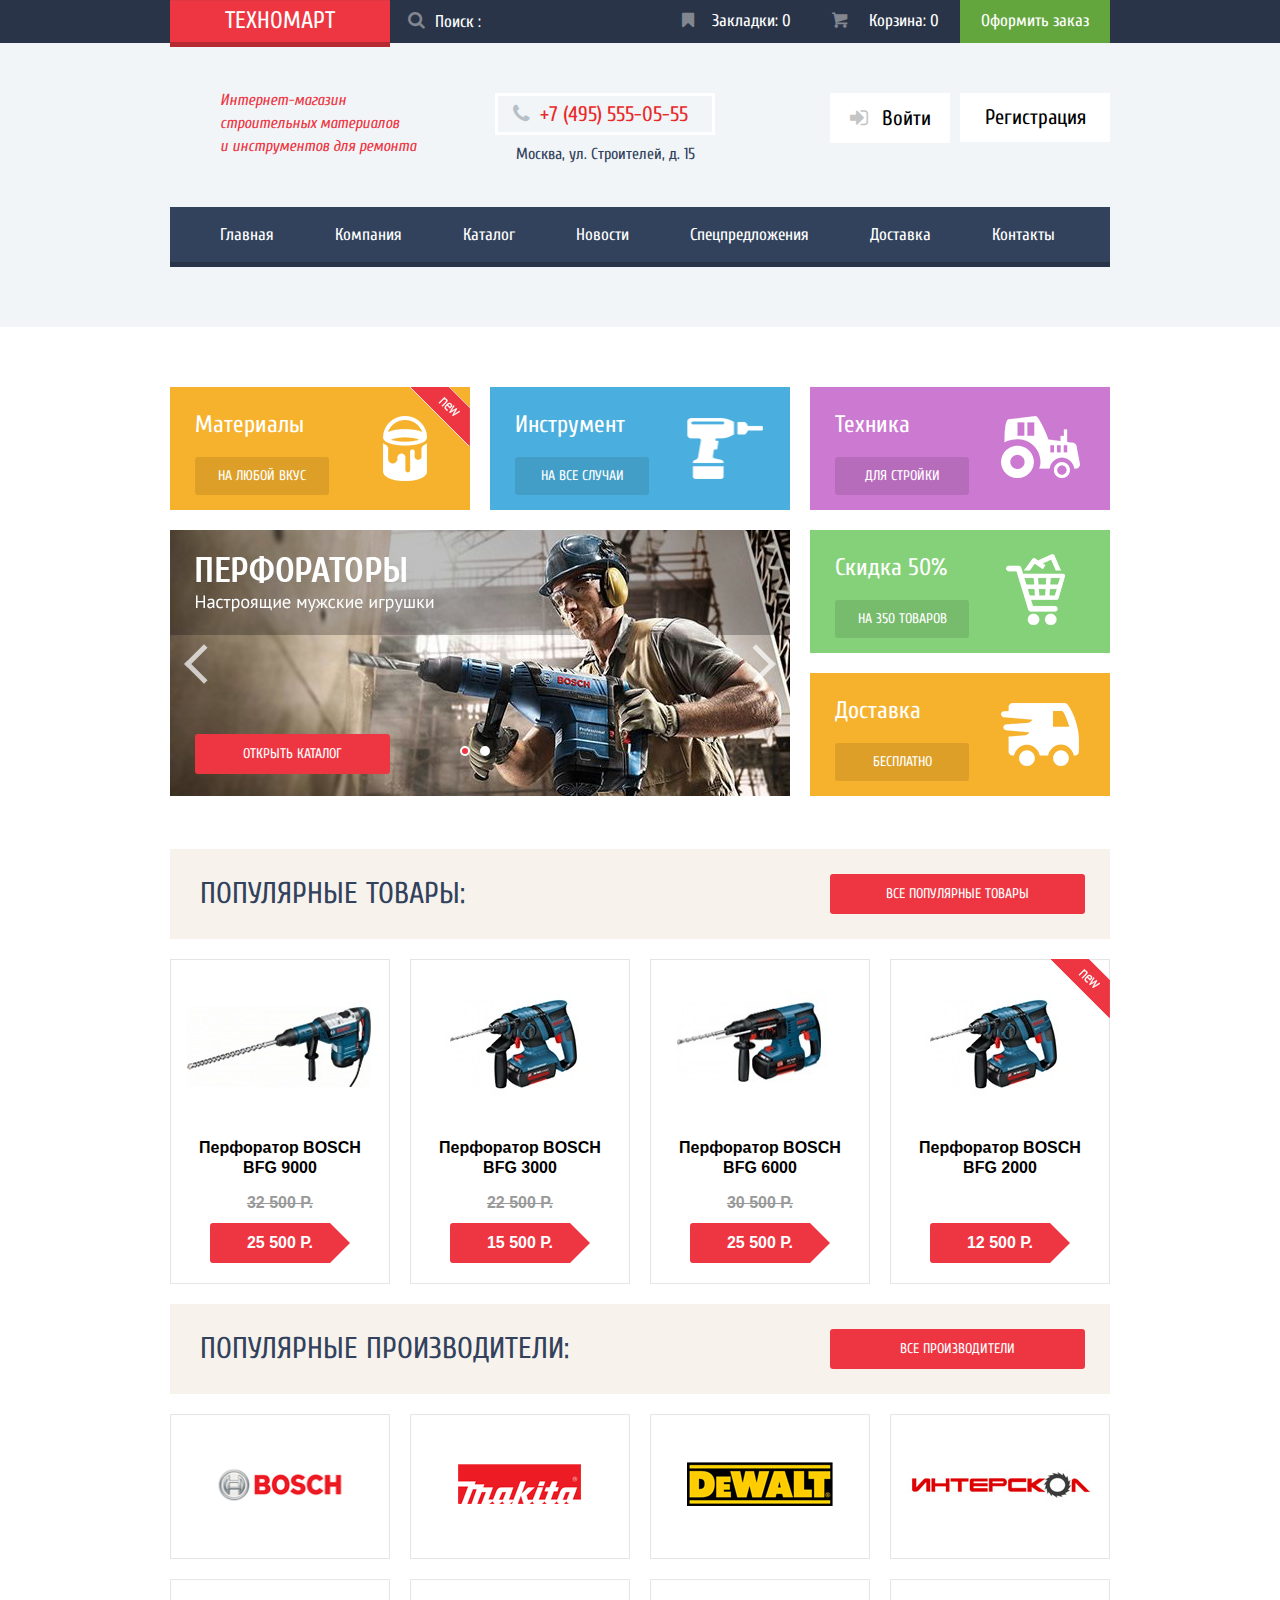
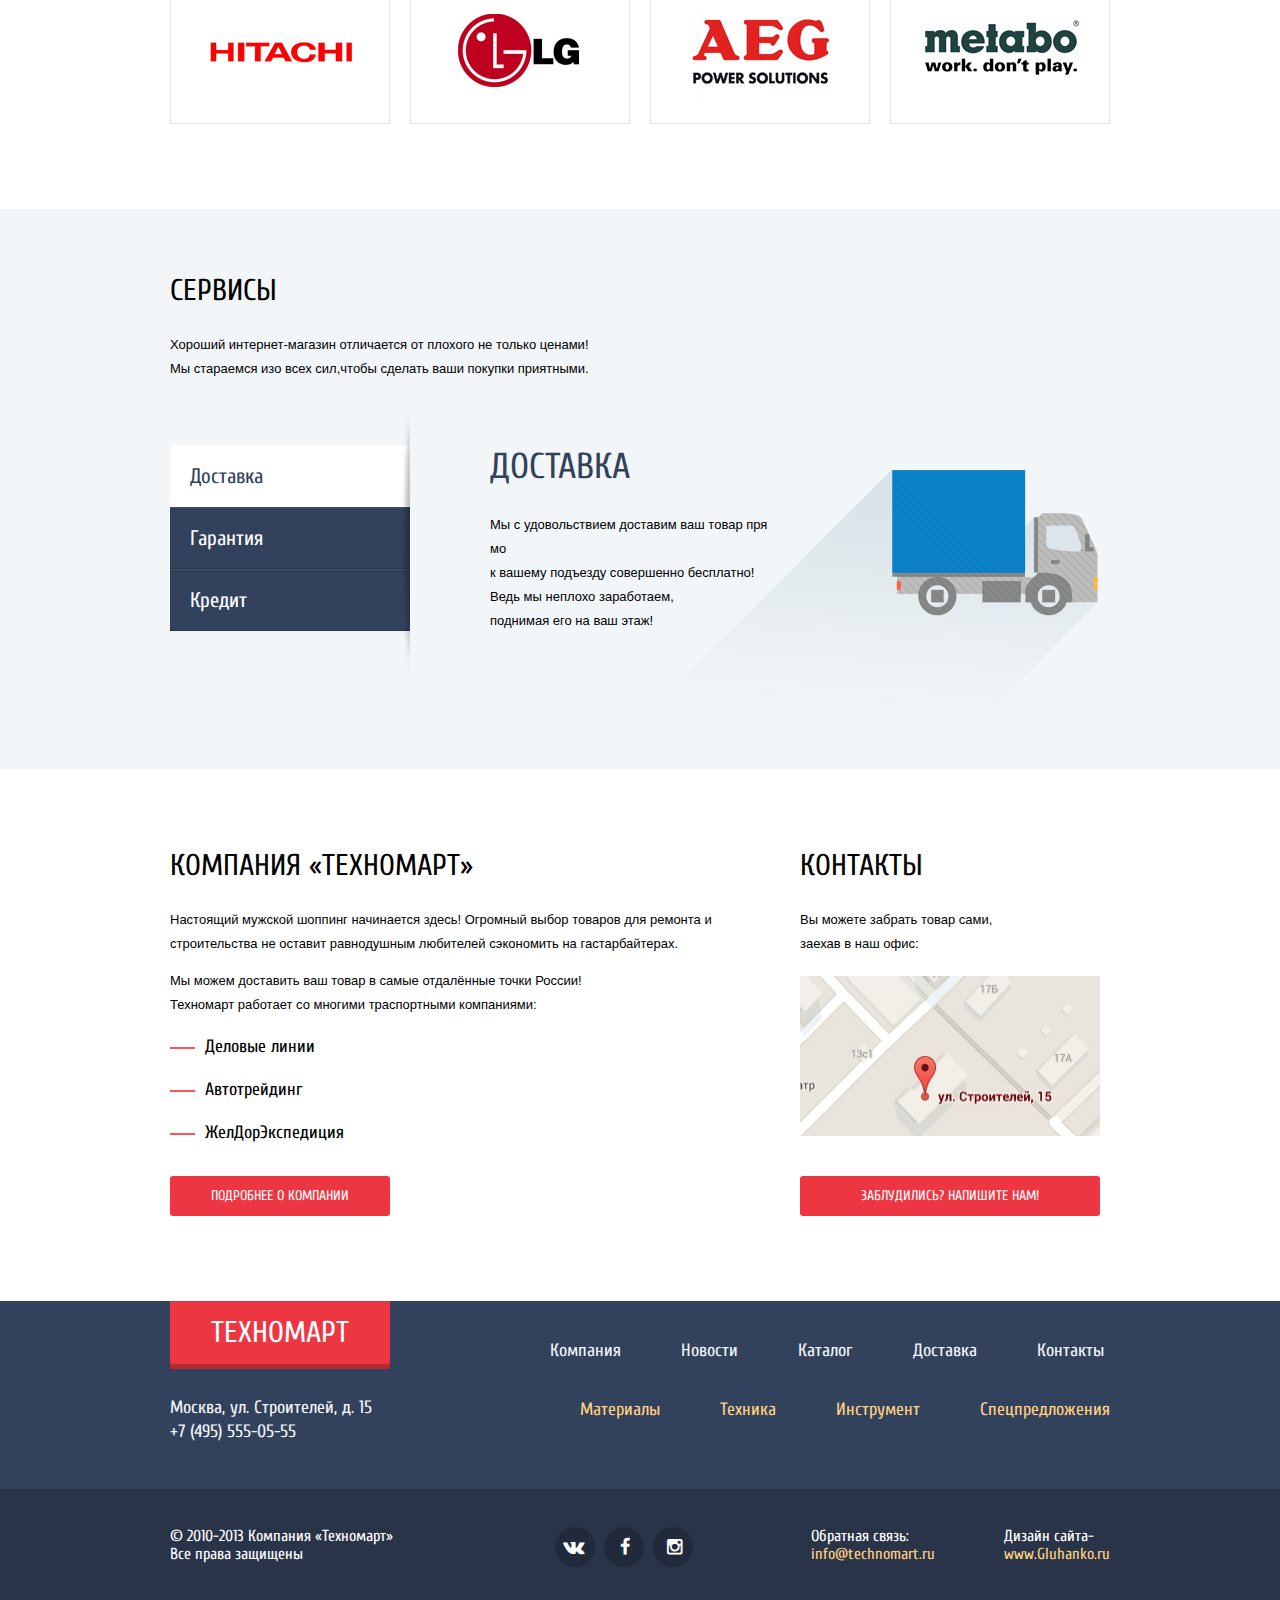
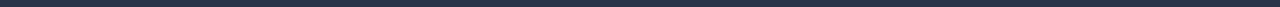
<file: index.html>
﻿<!DOCTYPE html>
<html>
	<head>
		<meta charset="utf-8">
		<title>Техномарт</title>
		<link href='http://fonts.googleapis.com/css?family=Cuprum:400,400italic,700,700italic&amp;subset=latin,cyrillic' rel='stylesheet' type='text/css'>
		<link href='http://fonts.googleapis.com/css?family=PT+Sans+Narrow:400,700&amp;subset=cyrillic,latin' rel='stylesheet' type='text/css'>
		<link rel="stylesheet" href="css/normalize.css">
		<link rel="stylesheet" href="css/style.min.css">
	</head>
	<body>
		<header>
			<nav class="top-main">
				<div class="container clearfix">
					<div class="logo">
						<a href="#">Техномарт</a>
					</div>
					<div class="search-line">
						<input class="search" type="search" name="search" placeholder="Поиск :">
						<i class="icon-search lens-search"></i>
					</div>
					<div class="marker">
						<a href="#"><i class="icon-bookmark"></i>Закладки: 0</a>
					</div>
					<div class="cart">
						<a href="#"><i class="icon-basket"></i>Корзина: 0</a>
					</div>
					<div class="order">
						<a href="#">Оформить заказ</a>
					</div>
				</div>
			</nav>
           
			<nav class="top-navigation">
				<div class="container clearfix">
					<div class="specification">
						<p>Интернет-магазин строительных&nbsp;материалов и&nbsp;инструментов&nbsp;для&nbsp;ремонта</p>
					</div>	
					<div class="location">
						<p><i class="icon-phone"></i>+7 (495) 555-05-55</p>
						<p>Москва, ул. Строителей, д. 15</p>
					</div>
					<div class="initialization">
						<a href="#" class="login-btn" ><i class="icon-login"></i>Войти</a>
						<a href="#" class="registration-btn">Регистрация</a>
					</div>
				</div> 
			</nav>
	            
			<nav class="menu-navigation container clearfix">
				<ul>
					<li>
						<a href="#">Главная</a>
					</li>
					<li>
						<a href="#">Компания</a>
					</li>
					<li>
						<a href="#">Каталог</a>
					</li>
					<li>
						<a href="#">Новости</a>
					</li>
					<li>
						<a href="#">Спецпредложения</a>
					</li>
					<li>
						<a href="#">Доставка</a>
					</li>
					<li>
						<a href="#">Контакты</a>
					</li>
				</ul>
			</nav>   
		</header> 
	   
		<div class="main-menu content">
			<div class="container clearfix">
				<div class="category materials">
					<div class="flag flag-new">новинка</div>
					<span>Материалы</span>
					<div class="category-image"><img src="img/pic-materials.png" width="140" height="123" alt="Материалы"></div>
					<a href="#">На любой вкус</a>
				</div>
				<div class="category tools">
					<span>Инструмент</span>
					<div class="category-image"><img src="img/pic-tools.png" width="140" height="123" alt="Инструменты"></div>
					<a href="#">На все случаи</a>
				</div>
				<div class="category equipment">
					<span>Техника</span>
					<div class="category-image"><img src="img/pic-equipment.png" width="140" height="123" alt="Техника"></div>
					<a href="#">Для стройки</a>
				</div>
	               
	                
				<div class="slider">
					<input type="radio" id="btn-1" name="togle" checked>
					<input type="radio" id="btn-2" name="togle">
					<div class="slider-controls">
						<label for="btn-1"></label>
						<label for="btn-2"></label>
					</div> 
					<div class="slider-active">
						<label for="btn-1"></label>
						<label for="btn-2"></label>
					</div>
					<div class="slider-inner">
						<div class="slider-slides">
							<img src="img/slide-1.jpg" width="620" height="266" alt="Дрели">
							<img src="img/slide-2.jpg" width="620" height="266" alt="Перфораторы">
						</div>                        
					</div>
					<a href="#" class="btn-decor open-catalog">Открыть каталог</a>
                
				</div>
	                
				<div class="category sale">
					<span>Скидка 50%</span>
					<div class="category-image"><img src="img/pic-sale.png" width="140" height="123" alt="Скидка"></div>
					<a href="#">На 350 товаров</a>
				</div>
				<div class="category delivery-method">
					<span>Доставка</span>
					<div class="category-image"><img src="img/pic-delivery-method.png" width="140" height="123" alt="Доставка"></div>
					<a href="#">Бесплатно</a>
				</div>
	            
				<div class="popular all-goods">
					<p>Популярные товары:</p>
					<a href="#" class="btn-decor pop-goods">Все популярные товары</a>
				</div>
	            
				<div class="catalog-items">
					<div class="catalog-item">
						<div class="actions">
							<a href="#" class="buy">Купить</a>
							<a href="#" class="bookmarker">В закладки</a>
						</div>
						<div class="image"><img src="img/catalog-item1.jpg" width="218" height="168" alt="Перфоратор BOSCH BFG 9000"></div>
						<div class="title">Перфоратор BOSCH BFG 9000</div>
						<div class="old-price">32 500 Р.</div>
						<div class="price">25 500 Р.</div>
					</div>
					<div class="catalog-item">
						<div class="actions">
							<a href="#" class="buy">Купить</a>
							<a href="#" class="bookmarker">В закладки</a>
						</div>
						<div class="image"><img src="img/catalog-item2.jpg" width="218" height="168" alt="Перфоратор BOSCH BFG 3000"></div>
						<div class="title">Перфоратор BOSCH BFG 3000</div>
						<div class="old-price">22 500 Р.</div>
						<div class="price">15 500 Р.</div>
					</div>
					<div class="catalog-item">
						<div class="actions">
							<a href="#" class="buy">Купить</a>
							<a href="#" class="bookmarker">В закладки</a>
						</div>
						<div class="image"><img src="img/catalog-item3.jpg" width="218" height="168" alt="Перфоратор BOSCH BFG 6000"></div>
						<div class="title">Перфоратор BOSCH BFG 6000</div>
						<div class="old-price">30 500 Р.</div>
						<div class="price">25 500 Р.</div>
					</div>
					<div class="catalog-item">
						<div class="flag flag-new">новинка</div>
						<div class="actions">
							<a href="#" class="buy">Купить</a>
							<a href="#" class="bookmarker">В закладки</a>
						</div>
						<div class="image"><img src="img/catalog-item2.jpg" width="218" height="168" alt="Перфоратор BOSCH BFG 2000"></div>
						<div class="title">Перфоратор BOSCH BFG 2000</div>
						<div class="old-price"></div>
						<div class="price">12 500 Р.</div>
					</div>
				</div>
				
				<div class="popular">
					<p>Популярные производители:</p>
					<a href="#" class="btn-decor all-companies">Все производители</a>
				</div>
	            
				<div class="catalog-companies">
					<a href="#"><img src="img/brands/brands-1.png" width="220" height="145" alt="BOSH"></a>
					<a href="#"><img src="img/brands/brands-2.png" width="220" height="145" alt="Makita"></a>
					<a href="#"><img src="img/brands/brands-3.png" width="220" height="145" alt="DeWalt"></a>
					<a href="#"><img src="img/brands/brands-4.png" width="220" height="145" alt="Интерскол"></a>
					<a href="#"><img src="img/brands/brands-5.png" width="220" height="145" alt="Hitachi"></a>
					<a href="#"><img src="img/brands/brands-6.png" width="220" height="145" alt="LG"></a>
					<a href="#"><img src="img/brands/brands-7.png" width="220" height="145" alt="AEG"></a>
					<a href="#"><img src="img/brands/brands-8.png" width="220" height="145" alt="Metado"></a>
				</div>
			</div>
		</div>
	    
		
		<div class="services">
			<div class="container clearfix">
				<p>Сервисы</p>
				<span>Хороший&nbsp;интернет-магазин&nbsp;отличается&nbsp;от&nbsp;плохого&nbsp;не&nbsp;только&nbsp;ценами!<br> Мы&nbsp;стараемся&nbsp;изо&nbsp;всех сил,чтобы сделать ваши покупки приятными.</span>
				<div class="services-items">
					<div class="service-slider">
						<input checked type=radio name=service id=service-item1 />
						<input type=radio name=service id=service-item2 />
						<input type=radio name=service id=service-item3 />
						<div class="controls-service">
							<label for=service-item1>Доставка</label>
							<label for=service-item2>Гарантия</label>
							<label for=service-item3>Кредит</label>
						</div> 
						<div class="service-inner">
							<div class="service-slides">
								<article>
									<div class="info info-delivery"><h3>Доставка</h3><span>Мы&nbsp;с&nbsp;удовольствием&nbsp;доставим&nbsp;ваш&nbsp;товар&nbsp;прямо к&nbsp;вашему&nbsp;подъезду&nbsp;совершенно&nbsp;бесплатно! Ведь&nbsp;мы&nbsp;неплохо&nbsp;заработаем, поднимая&nbsp;его&nbsp;на&nbsp;ваш&nbsp;этаж!</span></div>
									<img src="img/pic-delivery.png" width="700" height="350" alt="Доставка">
								</article>
								<article>
									<div class="info info-quarantee"><h3>Гарантия</h3><span>Если&nbsp;купленный&nbsp;у&nbsp;нас&nbsp;товар&nbsp;поломается&nbsp;или&nbsp;заискрит, а&nbsp;также&nbsp;в&nbsp;случае&nbsp;пожара,&nbsp;спровоцированного&nbsp;его&nbsp;возгоранием, вы&nbsp;всегда&nbsp;сможете&nbsp;быт&nbsp;уверены&nbsp;в&nbsp;нашей&nbsp;гарантии.&nbsp;Мы&nbsp;обменяем сгоревший&nbsp;товар&nbsp;на&nbsp;новый. <br/>Дом&nbsp;уж&nbsp;восстановите&nbsp;как-нибудь&nbsp;сами.</span></div>
									<img src="img/pic-quarantee.png" width="700" height="350" alt="Гарантия">
								</article>
								<article>
									<div class="info info-credit"><h3>Кредит</h3><span>Залезть в долговую яму стало проще!<br> Кредитные консультанты придут вам на помощь.</span>
										<a href="#" class="btn-decor application">Отправить заявку</a></div>
									<img src="img/pic-credit.png" width="700" height="350" alt="Кредит">
								</article>
							</div> 
						</div> 
					</div>
				</div> 
			</div>
		</div>
		
		<div class="information">
			<div class="container clearfix">
				<div class="company-info">
					<p>Компания &laquo;Техномарт&raquo;</p>
					<p>Настоящий&nbsp;мужской&nbsp;шоппинг&nbsp;начинается&nbsp;здесь!&nbsp;Огромный&nbsp;выбор&nbsp;товаров&nbsp;для ремонта и строительства не оставит равнодушным любителей сэкономить на гастарбайтерах.</p>
					<p>Мы можем доставить ваш товар в самые отдалённые точки России!<br>Техномарт работает со многими траспортными компаниями:</p>
					<ul>
						<li>Деловые линии</li>
						<li>Автотрейдинг</li>
						<li>ЖелДорЭкспедиция</li>
					</ul>
					<a href="#" class="btn-decor company-details">Подробнее о компании</a>
				</div>
				<div class="company-contacts">
					<p>Контакты</p>
					<p>Вы можете забрать товар сами,<br>заехав в наш офис:</p>
					<a href="#" class="map-mini open-map"><img src="img/maps-mini.png" width="300" height="160" alt="Наш офис"></a>
					<a href="feedback.html" class="btn-decor write-us">Заблудились? Напишите нам!</a>
				</div>
			</div>
		</div>
		
		<div class="menu-footer">
			<div class="container clearfix">
				<nav class="menu-top">
					<div class="logo-footer">
					<a href="#">Техномарт</a>
					</div>
					<div class="navigation">
						<ul>
							<li>
								<a href="#">Компания</a>
							</li>
							<li>
								<a href="#">Новости</a>
							</li>
							<li>
								<a href="#">Каталог</a>
							</li>
							<li>
								<a href="#">Доставка</a>
							</li>
							<li>
								<a href="#">Контакты</a>
							</li>
						</ul>
					</div>
				</nav>
				
				<nav class="menu-bottom">
					<div class="location-bottom">
					Москва, ул. Строителей, д. 15<br>+7 (495) 555-05-55
					</div>
					<div class="services-navigation">
						<ul>
							<li>
								<a href="#">Материалы</a>
							</li>
							<li>
								<a href="#">Техника</a>
							</li>
							<li>
								<a href="#">Инструмент</a>
							</li>
							<li>
								<a href="#">Спецпредложения</a>
							</li>
						</ul>
					</div>
				</nav>
			</div>
		</div>
		
		<footer>
			<div class="container clearfix">
				<div class="copyright">
					&copy; 2010-2013 Компания &laquo;Техномарт&raquo;<br>
					Все права защищены
				</div>
				<div class="social">
					<a href="#" class="social-btn social-btn-vk"><i class="icon-vk"></i></a>
					<a href="#" class="social-btn social-btn-f"><i class="icon-facebook"></i></a>
					<a href="#" class="social-btn social-btn-inst"><i class="icon-instagramm"></i></a>
				</div>
				<div class="reverse">
					Обратная связь:
					<a href="#">info@technomart.ru</a>
				</div>
				<div class="design">
					Дизайн сайта-<br>
					<a href="#">www.Gluhanko.ru</a>
				</div>
			</div>
		</footer> 
		
		
		<div class="modal-content">
			<div class="modal-content-close">закрыть</div>
				<form action="/echo" method="post">
					<label>Ваше имя:
					<input type="text" name="login" id="name-field" placeholder="Представьтесь,пожалуйста"></label>
					<label>Ваш e-mail:
					<input type="text" name="mail" placeholder="Для отправки ответа"></label>
					<label>Текст письма
					<textarea name="comment" id="comment-field" rows="6" placeholder="В свободной форме"></textarea></label>
					<div class="actions-button">
						<button type="submit" class="btn-decor btn-send">Отправить</button>
						<a href="#" class="btn-decor btn-cancel">Отмена</a>
					</div>
				</form>
		</div> 
		
		<div class="modal-content-map">
			<div class="modal-map-close">закрыть</div>
			<div id="yandex-map" class="ya-map"><div class="yandex-map-close">закрыть</div></div>
		</div>
		<script src="js/feedback.min.js"></script>
		<script src="js/big-map.min.js"></script>
		<script type="text/javascript" charset="utf-8" src="https://api-maps.yandex.ru/services/constructor/1.0/js/?sid=h6fR_6X6fajyi4fKTRAMO6nLEeMKlb9P&amp;width=940&amp;height=450&amp;id=yandex-map"></script>
	</body>
</html>
</file>
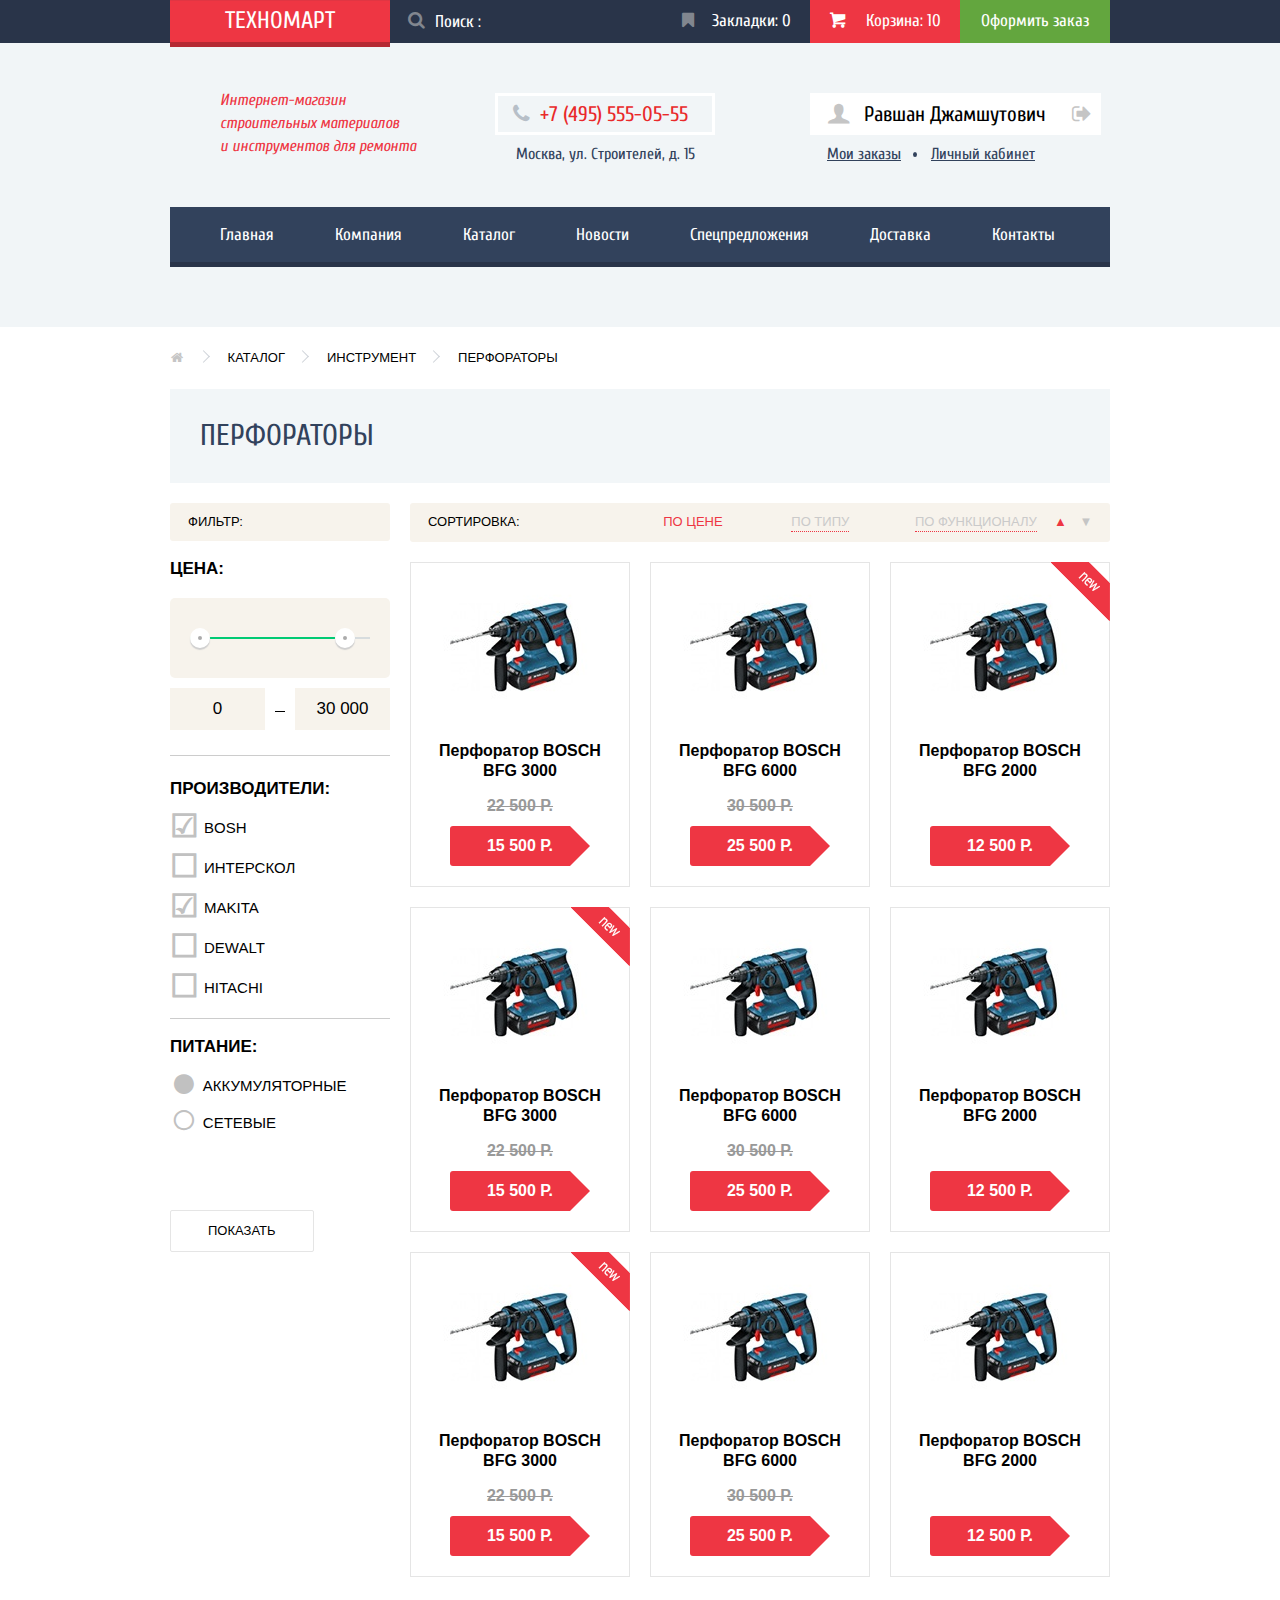
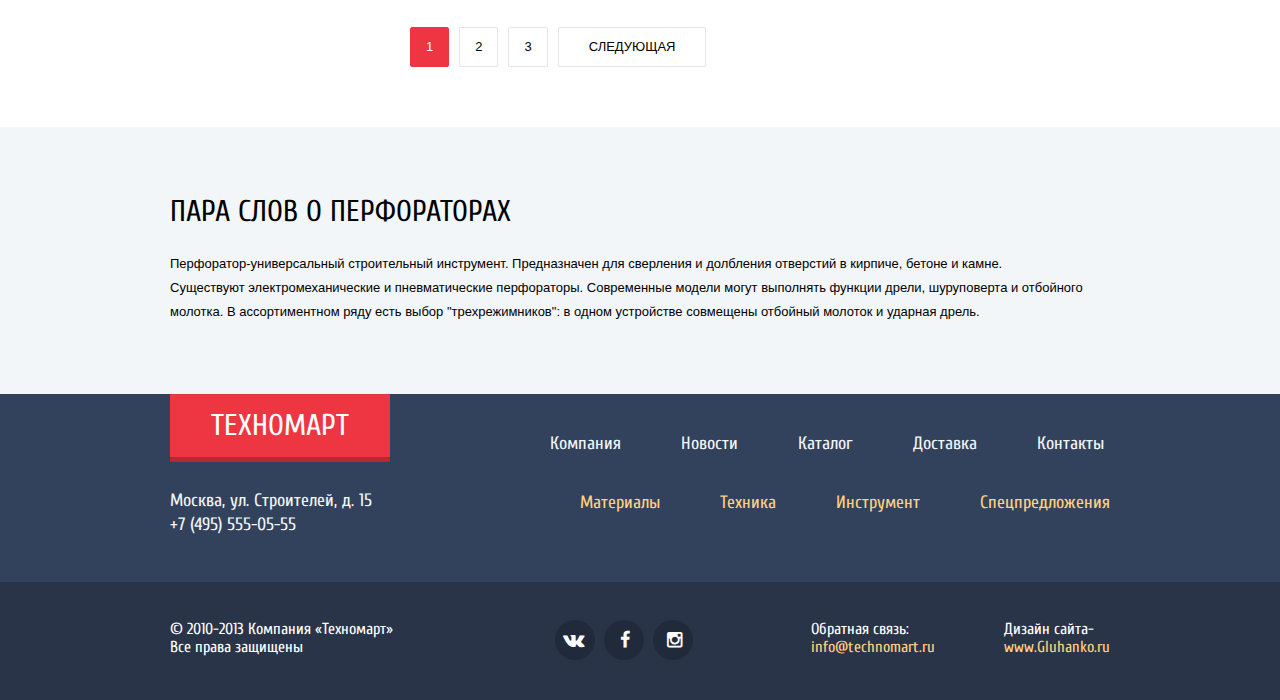
<file: catalog.html>
﻿<!DOCTYPE html>
<html>
	<head>
		<meta charset="utf-8">
		<title>Техномарт</title>
		<link href='http://fonts.googleapis.com/css?family=Cuprum:400,400italic,700,700italic&amp;subset=latin,cyrillic' rel='stylesheet' type='text/css'>
		<link href='http://fonts.googleapis.com/css?family=PT+Sans+Narrow:400,700&amp;subset=cyrillic,latin' rel='stylesheet' type='text/css'>
		<link rel="stylesheet" href="css/normalize.css">
		<link rel="stylesheet" href="css/style.min.css">
	</head>
	<body>
		<header class="clearfix">
			<nav class="top-main">
				<div class="container clearfix">
					<div class="logo">
						<a href="#">Техномарт</a>
					</div>
					<div class="search-line">
						<input class="search" type="search" name="search" placeholder="Поиск :">
						<i class="icon-search lens-search"></i>
					</div>
					<div class="marker">
						<a href="#"><i class="icon-bookmark"></i>Закладки: 0</a>
					</div>
					<div class="cart cart-active">
						<a href="#"><i class="icon-basket"></i>Корзина: 10</a>
					</div>
					<div class="order">
						<a href="#">Оформить заказ</a>
					</div>
				</div>
			</nav>
           
		   
			<nav class="top-navigation clearfix">
				<div class="container clearfix">
					<div class="specification">
						<p>Интернет-магазин строительных&nbsp;материалов и&nbsp;инструментов&nbsp;для&nbsp;ремонта</p>
					</div>	
					<div class="location">
						<p><i class="icon-phone"></i>+7 (495) 555-05-55</p>
						<p>Москва, ул. Строителей, д. 15</p>
					</div>
					<div class="initialization">
						<div class="login-name"><a href="#"><i class="icon-user"></i>Равшан Джамшутович</a></div>
						<div class="exit-login"><a href=""><i class="icon-logout"></i></a></div>
						<div class="submenu">
							<a href="#" class="my-orders">Мои заказы</a>
							<a href="#" class="personal-room">Личный кабинет</a>
						</div>
					</div>
				</div> 
			</nav>
			
			<nav class="menu-navigation container clearfix">
				<ul>
					<li>
						<a href="#">Главная</a>
					</li>
					<li>
						<a href="#">Компания</a>
					</li>
					<li>
						<a href="#">Каталог</a>
					</li>
					<li>
						<a href="#">Новости</a>
					</li>
					<li>
						<a href="#">Спецпредложения</a>
					</li>
					<li>
						<a href="#">Доставка</a>
					</li>
					<li>
						<a href="#">Контакты</a>
					</li>
				</ul>
			</nav>
		</header>
		
		<div class="main-menu">
			<div class="container clearfix">
				<div class="inner-page">
					<ul class="breadcrumbs">
						<li><a href="#"><i class="icon-home"></i></a></li>
						<li><a href="#">Каталог</a></li>
						<li><a href="#">Инструмент</a></li>
						<li><a href="#">Перфораторы</a></li>
					</ul>
				</div>
				<div class="heading">Перфораторы</div>
				
				<div class="column-left clearfix">
					<div class="column-title">Фильтр:</div>
						<form action="/echo" method="post">
							<div class="filter-title">Цена:</div>
							<div class="range-filter">
								<div class="range-controls">
									<div class="scale"><div style="margin-right:30px;" class="bar"></div></div>
									<div class="toggle min-toggle"></div>
									<div class="toggle max-toggle"></div>
								</div>
								<div class="price-controls">
									<label class="min-price"><input name="min-price" type="text" value="0"></label>
									<label class="max-price"><input name="max-price" type="text" value="30 000"></label>
								</div>
							</div>
							<div class="firm">
								<div class="filter-title">Производители:</div>
								<input type="checkbox" name="brands-1" id="brands-field1" checked>
								<label for="brands-field1">BOSH</label>
								<input type="checkbox" name="brands-2" id="brands-field2">
								<label for="brands-field2">Интерскол</label>
								<input type="checkbox" name="brands-3" id="brands-field3" checked>
								<label for="brands-field3">Makita</label>
								<input type="checkbox" name="brands-4" id="brands-field4">
								<label for="brands-field4">Dewalt</label>
								<input type="checkbox" name="brands-5" id="brands-field5">
								<label for="brands-field5">Hitachi</label>
							</div>
							
							<div class="power">
								<div class="filter-title">Питание:</div>
								<input type="radio" name="power-1" id="radio-field1" value="Аккумуляторные" checked>
								<label for="radio-field1">Аккумуляторные</label>
								<input type="radio" name="power-1" id="radio-field2" value="Сетевые">
								<label for="radio-field2">Сетевые</label>
							</div>
							<a href="#" class="btn-show">Показать</a>
						</form>
				</div>
				
				<div class="column-right clearfix">
					<div class="column-title">Сортировка:
						<a href="#" class="active-filter">По цене</a>
						<a href="#">По типу</a>
						<a href="#">По функционалу</a>
						<a href="#" class="down"><i class="icon-down-dir"></i></a>
						<a href="#" class="up active"><i class="icon-up-dir"></i></a>
					</div>
					
					<div class="catalog-items">
						<div class="catalog-item">
							<div class="actions">
								<a href="#" class="buy">Купить</a>
								<a href="#" class="bookmarker">В закладки</a>
							</div>
							<div class="image"><img src="img/catalog-item2.jpg" width="218" height="168" alt="Перфоратор BOSCH BFG 3000"></div>
							<div class="title">Перфоратор BOSCH BFG 3000</div>
							<div class="old-price">22 500 Р.</div>
							<div class="price">15 500 Р.</div>
						</div>
						<div class="catalog-item">
							<div class="actions">
								<a href="#" class="buy">Купить</a>
								<a href="#" class="bookmarker">В закладки</a>
							</div>
							<div class="image"><img src="img/catalog-item2.jpg" width="218" height="168" alt="Перфоратор BOSCH BFG 6000"></div>
							<div class="title">Перфоратор BOSCH BFG 6000</div>
							<div class="old-price">30 500 Р.</div>
							<div class="price">25 500 Р.</div>
						</div>
						<div class="catalog-item">
							<div class="flag flag-new">новинка</div>
							<div class="actions">
								<a href="#" class="buy">Купить</a>
								<a href="#" class="bookmarker">В закладки</a>
							</div>
							<div class="image"><img src="img/catalog-item2.jpg" width="218" height="168" alt="Перфоратор BOSCH BFG 2000"></div>
							<div class="title">Перфоратор BOSCH BFG 2000</div>
							<div class="old-price"></div>
							<div class="price">12 500 Р.</div>
						</div>
						<div class="catalog-item">
							<div class="flag flag-new">новинка</div>
							<div class="actions">
								<a href="#" class="buy">Купить</a>
								<a href="#" class="bookmarker">В закладки</a>
							</div>
							<div class="image"><img src="img/catalog-item2.jpg" width="218" height="168" alt="Перфоратор BOSCH BFG 3000"></div>
							<div class="title">Перфоратор BOSCH BFG 3000</div>
							<div class="old-price">22 500 Р.</div>
							<div class="price">15 500 Р.</div>
						</div>
						<div class="catalog-item">
							<div class="actions">
								<a href="#" class="buy">Купить</a>
								<a href="#" class="bookmarker">В закладки</a>
							</div>
							<div class="image"><img src="img/catalog-item2.jpg" width="218" height="168" alt="Перфоратор BOSCH BFG 6000"></div>
							<div class="title">Перфоратор BOSCH BFG 6000</div>
							<div class="old-price">30 500 Р.</div>
							<div class="price">25 500 Р.</div>
						</div>
						<div class="catalog-item">
							<div class="actions">
								<a href="#" class="buy">Купить</a>
								<a href="#" class="bookmarker">В закладки</a>
							</div>
							<div class="image"><img src="img/catalog-item2.jpg" width="218" height="168" alt="Перфоратор BOSCH BFG 2000"></div>
							<div class="title">Перфоратор BOSCH BFG 2000</div>
							<div class="old-price"></div>
							<div class="price">12 500 Р.</div>
						</div>
						<div class="catalog-item">
							<div class="flag flag-new">новинка</div>
							<div class="actions">
								<a href="#" class="buy">Купить</a>
								<a href="#" class="bookmarker">В закладки</a>
							</div>
							<div class="image"><img src="img/catalog-item2.jpg" width="218" height="168" alt="Перфоратор BOSCH BFG 3000"></div>
							<div class="title">Перфоратор BOSCH BFG 3000</div>
							<div class="old-price">22 500 Р.</div>
							<div class="price">15 500 Р.</div>
						</div>
						<div class="catalog-item">
							<div class="actions">
								<a href="#" class="buy">Купить</a>
								<a href="#" class="bookmarker">В закладки</a>
							</div>
							<div class="image"><img src="img/catalog-item2.jpg" width="218" height="168" alt="Перфоратор BOSCH BFG 6000"></div>
							<div class="title">Перфоратор BOSCH BFG 6000</div>
							<div class="old-price">30 500 Р.</div>
							<div class="price">25 500 Р.</div>
						</div>
						<div class="catalog-item">
							<div class="actions">
								<a href="#" class="buy">Купить</a>
								<a href="#" class="bookmarker">В закладки</a>
							</div>
							<div class="image"><img src="img/catalog-item2.jpg" width="218" height="168" alt="Перфоратор BOSCH BFG 2000"></div>
							<div class="title">Перфоратор BOSCH BFG 2000</div>
							<div class="old-price"></div>
							<div class="price">12 500 Р.</div>
						</div>
					</div>
					<div class="pagination">
						<a href="#" class="active-page">1</a>
						<a href="#">2</a>
						<a href="#">3</a>
						<a href="#" class="next-page">следующая</a>
					</div>
				</div>
			</div>
		</div>
		
		<div class="product-info">
			<div class="container clearfix">
				<p>Пара слов о перфораторах</p>
				<span>Перфоратор-универсальный строительный инструмент. Предназначен для сверления и долбления отверстий в кирпиче, бетоне и камне.</span><br>
				<span>Существуют электромеханические и пневматические перфораторы. Современные модели могут выполнять функции дрели, шуруповерта и отбойного молотка. В ассортиментном ряду есть выбор "трехрежимников": в одном устройстве совмещены отбойный молоток и ударная дрель.</span>
			</div>
		</div>
		
		
		<div class="menu-footer">
			<div class="container clearfix">
				<nav class="menu-top">
					<div class="logo-footer">
						<a href="#">Техномарт</a>
					</div>
					<div class="navigation">
						<ul>
							<li>
								<a href="#">Компания</a>
							</li>
							<li>
								<a href="#">Новости</a>
							</li>
							<li>
								<a href="#">Каталог</a>
							</li>
							<li>
								<a href="#">Доставка</a>
							</li>
							<li>
								<a href="#">Контакты</a>
							</li>
						</ul>
					</div>
				</nav>
				
				<nav class="menu-bottom">
					<div class="location-bottom">
					Москва, ул. Строителей, д. 15<br>
					+7 (495) 555-05-55
					</div>
					<div class="services-navigation">
						<ul>
							<li>
								<a href="#">Материалы</a>
							</li>
							<li>
								<a href="#">Техника</a>
							</li>
							<li>
								<a href="#">Инструмент</a>
							</li>
							<li>
								<a href="#">Спецпредложения</a>
							</li>
						</ul>
					</div>
				</nav>
			</div>
		</div>
		
		
		<footer>
			<div class="container clearfix">
				<div class="copyright">
					&copy; 2010-2013 Компания &laquo;Техномарт&raquo;<br>
					Все права защищены
				</div>
				<div class="social">
					<a href="#" class="social-btn social-btn-vk"><i class="icon-vk"></i></a>
					<a href="#" class="social-btn social-btn-f"><i class="icon-facebook"></i></a>
					<a href="#" class="social-btn social-btn-inst"><i class="icon-instagramm"></i></a>
				</div>
				<div class="reverse">
					Обратная связь:
					<a href="#">info@technomart.ru</a>
				</div>
				<div class="design">
					Дизайн сайта-<br>
					<a href="#">www.Gluhanko.ru</a>
				</div>
			</div>
		</footer>
		
		<div class="modal-cart">
			<div class="modal-cart-close">закрыть</div>
			<div class="modal-title">
				<p>Товар добавлен в корзину!</p>
			</div>
			<div class="modal-choice">
				<a href="#" class="btn-decor issue-order">Оформить заказ</a>
				<a href="#" class="btn-decor shopping">Продолжить покупки</a>
			</div>
		</div>
		
		<script src="js/basketadd.min.js"></script>
	</body>
</html>
</file>
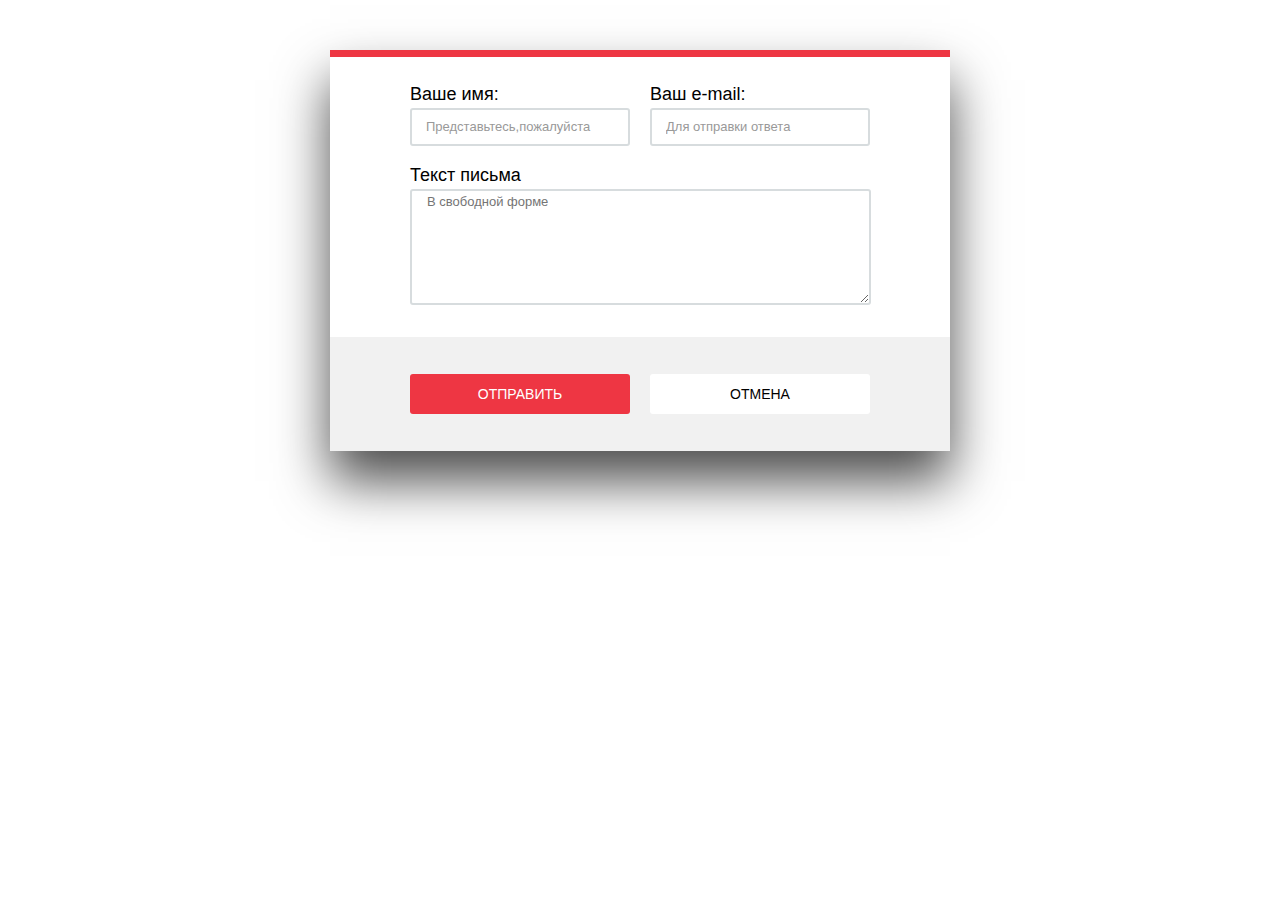
<file: feedback.html>
﻿<!DOCTYPE html>
<html>
	<head>
		<title>Форма отправки сообщения</title>
		<link rel="stylesheet" href="css/style.min.css">
	</head>
		<body>
			<div class="feedback-content">
			<form action="#" method="post">
				<label>Ваше имя:
				<input type="text" name="login" id="name-field" placeholder="Представьтесь,пожалуйста" required></label>
				<label>Ваш e-mail:
				<input type="text" name="mail" placeholder="Для отправки ответа" required></label>
				<label>Текст письма
				<textarea name="comment" id="comment-field" rows="6" placeholder="В свободной форме" required></textarea></label>
				<div class="actions-button">
				<button type="submit" class="btn-decor btn-send">Отправить</button>
				<a href="index.html" class="btn-decor btn-cancel">Отмена</a>
				</div>
			</form>
			</div>
		</body>
</html>
</file>
<file: css/style.min.css>
﻿@charset "UTF-8";@font-face{font-family:symbols-technomart;src:url(../font/symbols-technomart.eot?22619757);src:url(../font/symbols-technomart.eot?22619757#iefix) format('embedded-opentype'),url(../font/symbols-technomart.woff?22619757) format('woff'),url(../font/symbols-technomart.ttf?22619757) format('truetype'),url(../font/symbols-technomart.svg?22619757#symbols-technomart) format('svg');font-weight:400;font-style:normal}[class*=" icon-"]:before,[class^=icon-]:before{font-family:symbols-technomart;font-style:normal;font-weight:400;speak:none;display:inline-block;text-decoration:inherit;width:1em;margin-right:.2em;text-align:center;font-variant:normal;text-transform:none}.icon-left:before{content:'\3c'}.icon-right:before{content:'\3e'}.icon-basket:before{content:'\62'}.icon-twitter:before{content:'\74'}.icon-up:before{content:'\2c4'}.icon-down:before{content:'\2c5'}.icon-left-big:before{content:'\2190'}.icon-right-big:before{content:'\2192'}.icon-login:before{content:'\2386'}.icon-logout:before{content:'\241b'}.icon-circle:before{content:'\25cb'}.icon-circle-dot:before{content:'\25cf'}.icon-star:before{content:'\2605'}.icon-check-off:before{content:'\2610'}.icon-check-on:before{content:'\2611'}.icon-youtube:before{content:'\f39e'}.icon-user:before{content:'👨'}.icon-phone:before{content:'📞'}.icon-search:before{content:'🔍'}.icon-bookmark:before{content:'🔖'}body{padding:0;margin:0;font-family:"PT Sans",Arial,sans-serif;font-size:18px;line-height:20px;min-width:940px;color:#000;background-color:#fff}header{background-color:#f1f5f7;color:#000;padding-bottom:60px}.top-main{background-color:#293449;color:#fff}.container{width:940px;margin:0 auto;padding:0}.clearfix:after{content:'';display:table;clear:both}.main-navigation{background-color:#f1f5f7;color:#000;min-height:230px}.logo{position:relative;float:left;text-align:center;max-width:220px;color:#fff;background-color:#ee3643;border-top:1px solid #e03643}.logo a{display:block;font-family:Cuprum,Arial,sans-serif;font-size:24px;line-height:26px;text-decoration:none;text-transform:uppercase;color:#fff;width:220px;padding-top:7px;padding-bottom:8px}.logo a:after{content:"";position:absolute;left:0;bottom:-5px;width:100%;height:5px;background:#b52933}.logo a:active,.logo a:hover{background-color:#ca2c37}.search-line{position:relative;float:left;width:270px;max-width:270px;vertical-align:middle;cursor:pointer}input[type=search]{float:left;-webkit-appearance:textfield;font-family:Cuprum,Arial,sans-serif;font-size:17px;line-height:18px;max-width:270px;height:43px;width:270px;padding-left:45px;background-color:#293449;color:#000;border:none;cursor:pointer;-webkit-box-sizing:border-box;-moz-box-sizing:border-box;-ms-box-sizing:border-box;box-sizing:border-box}.search-line i{position:absolute;left:17px;top:10px;z-index:1;color:#81868f}.search-line:hover i{content:'\1f50d';color:#fff;cursor:pointer}input[type=search]:focus{background-color:#fff;outline:0;border:none;-webkit-box-sizing:border-box;-moz-box-sizing:border-box;-ms-box-sizing:border-box;box-sizing:border-box}input[type=search]:focus+.lens-search{color:red}input[type=search]::-webkit-input-placeholder{color:#fff}input[type=search]::-moz-placeholder{color:#fff}input[type=search]:-moz-placeholder{color:#fff}input[type=search]:-ms-input-placeholder{color:#fff}.marker{float:left;vertical-align:top;font-family:Cuprum,Arial,sans-serif;font-size:17px;line-height:18px;font-style:normal;text-align:center;width:150px;max-width:150px;background-color:#293449}.marker a{display:block;text-decoration:none;color:#fff;text-align:center;max-width:150px;padding:12px 0}.marker i{color:#81868f}.icon-bookmark{margin-right:12px}.marker a:hover{background-color:#212a3a}.marker:hover i{color:#fff}.marker a:active{background-color:#161d29;opacity:.3}.marker:active i{color:#a7a8ab}.cart{float:left;vertical-align:top;font-family:Cuprum,Arial,sans-serif;font-size:17px;line-height:18px;width:150px;max-width:150px;text-align:center;background-color:#293449}.cart-active{background-color:#ee3643}.cart a{display:block;color:#fff;text-decoration:none;width:150px;text-align:center;padding-top:12px;padding-bottom:13px}.cart i{margin-right:17px;color:#81868f}.cart-active i{margin-right:17px;color:#fff}.cart a:hover{background-color:#212a3a}.cart-active a:hover{background-color:#ee3643}.cart:hover i{color:#fff}.cart a:active{background-color:#161d29;opacity:.3}.cart-active a:active{background-color:#ee3643;color:#fff}.cart:active i{color:#81868f}.cart-active:active i{content:'\62';color:#fff}.order{float:right;vertical-align:top;text-align:center;width:150px;max-width:150px;font-family:Cuprum,Arial,sans-serif;font-size:17px;line-height:18px;background-color:#63a63e}.order a{display:block;color:#fff;text-decoration:none;width:150px;padding-top:12px;padding-bottom:13px}.order a:hover{background-color:#5fbb2d}.order a:active{background-color:#518534}.top-navigation{background-color:#f1f5f7;color:#000;font-family:Cuprum,Arial,sans-serif;padding-top:30px;margin-bottom:33px}.specification{float:left;width:200px;max-width:260px;padding-left:50px;padding-right:10px;word-wrap:break-word;margin-right:65px}.specification p{font-size:16px;line-height:23px;font-style:italic;color:#ee3643}.location{float:left;width:220px}.location p:first-child{border:3px solid #fff;font-size:21px;color:#e9292a;padding:9px 0;margin-top:20px}.location p{font-size:16px;line-height:18px;color:#32425c;font-style:normal;text-align:center;margin-top:0;margin-bottom:10px}.icon-phone:before{color:#b7bfc8;margin-right:9px;margin-left:-12px}.initialization{float:right;font-size:0;width:300px;max-width:300px}.initialization a{display:inline-block;vertical-align:top;font-family:Cuprum,Arial,sans-serif;font-size:16px;line-height:18px;color:#32425c}.initialization .login-btn,.initialization .registration-btn{display:inline-block;vertical-align:top;font-family:Cuprum,Arial,sans-serif;font-size:21px;line-height:21px;text-align:center;text-decoration:none;color:#000;background-color:#fff;padding:14px 0;margin-top:20px;margin-bottom:10px}.login-btn{width:120px;margin-right:10px;margin-left:20px}.registration-btn{width:150px;margin-right:0}.login-name{float:left;margin-top:20px;max-width:260px}.login-name a{display:inline-block;vertical-align:top;font-family:Cuprum,Arial,sans-serif;font-size:21px;text-decoration:none;background-color:#fff;color:#000;padding-top:12px;padding-bottom:12px;padding-right:20px;max-width:260px}.icon-user:before{color:#c5c5c5;margin-right:15px;margin-left:18px}.login-btn i{color:#c5c5c5;margin-right:8px}.login-btn:hover{color:#ee3643}.login-btn:hover i{color:#32425c}.login-btn:active{color:#c5c5c5}.login-btn:active i{content:'\2386';color:#c5c5c5}.registration-btn:hover{color:#ee3643}.registration-btn:active{color:#c5c5c5}.login-name:hover .icon-user:before{color:#32425c}.login-name a:active,.login-name:active .icon-user:before{color:#c5c5c5}.exit-login{float:left;margin-top:20px}.exit-login a{display:inline-block;vertical-align:top;font-family:Cuprum,Arial,sans-serif;font-size:21px;background-color:#fff;padding:12px 5px;text-decoration:none}.exit-login i{color:#c5c5c5}.exit-login:hover i{color:#32425c}.exit-login:active i{color:#c5c5c5}.submenu{max-width:300px;display:inline-block;padding-left:17px;padding-top:10px}.my-orders{position:relative;padding-right:30px}.my-orders:after{position:absolute;content:'';top:7px;right:14px;width:4px;height:5px;border-radius:50%;background-color:#32425c}.submenu a:hover{color:#ee3643}.submenu a:active{color:#c5c5c5}.menu-navigation{background-color:#32425c;border-bottom:5px solid #293449}.menu-navigation ul{margin:0;padding:0;font-size:0;list-style:none}.menu-navigation li{display:inline-block;vertical-align:top;font-family:Cuprum,Arial,sans-serif;font-size:17px;line-height:17px}.menu-navigation a{display:block;text-decoration:none;color:#fff;padding:19px 31px 19px 30px}.menu-navigation li:first-child a{padding-left:50px}.menu-navigation li:nth-child(7n) a{padding-right:54px}.menu-navigation a:hover{background-color:#293449}.menu-navigation a:active{background-color:#293449;opacity:.3}.main-menu{font-size:0}.content{padding-top:60px}.inner-page{background-color:#fff;color:#000;margin:0;padding:0}.inner-page ul{margin:0;padding:0;font-size:0;list-style:none}.breadcrumbs li{position:relative;display:inline-block;vertical-align:top;font-family:"PT Sans",Arial,sans-serif;font-size:13px;line-height:18px;text-transform:uppercase;padding-right:42px}.breadcrumbs li:after{content:"";position:absolute;top:25px;right:20px;width:8px;height:8px;border-top:1px solid #ced2d8;border-right:1px solid #ced2d8;-webkit-transform:rotate(45deg);-moz-transform:rotate(45deg);transform:rotate(45deg)}.breadcrumbs li:last-child:after{display:none}.breadcrumbs a{display:block;text-decoration:none;color:#000;padding-top:22px;padding-bottom:22px}.icon-home:before{content:'\1f3e0';color:#c5c5c5}.heading{font-family:Cuprum,Arial,sans-serif;font-size:30px;line-height:30px;text-transform:uppercase;background-color:#f2f6f8;color:#32425c;padding-left:30px;padding-top:32px;padding-bottom:32px;margin-bottom:20px}.column-left{float:left;width:220px;min-height:700px;margin-right:20px}.column-right{float:left;width:700px}.column-title{font-family:"PT Sans",Arial,sans-serif;font-size:13px;line-height:18px;background-color:#f7f3ec;text-transform:uppercase;padding-left:18px;padding-top:10px;padding-bottom:10px;border-radius:3px;margin-bottom:20px}.column-title a{display:inline-block;font-family:"PT Sans",Arial,sans-serif;font-size:13px;line-height:18px;color:#cacaca;text-decoration:none;text-transform:uppercase;border-bottom:1px dotted #ee3643}.column-title a:first-child{margin-left:140px;margin-right:65px}.column-title a:nth-child(2){margin-right:62px}.column-title a:hover{color:#000;border-bottom:1px solid #ee3643}.column-title .down,.column-title .up{float:right;border:none}.column-title .up{margin-right:10px}.column-title .down{margin-right:15px}.icon-up-dir:before{content:'\25b2';color:#c5c5c5;font-family:"PT Sans",Arial,sans-serif;font-size:13px;line-height:18px;text-transform:uppercase}.icon-down-dir:before{content:'\25bc';color:#c5c5c5;font-family:"PT Sans",Arial,sans-serif;font-size:13px;line-height:18px;text-transform:uppercase}.column-title .down:hover,.column-title .up:hover{border:none}.down:hover .icon-down-dir:before,.up:hover .icon-up-dir:before{color:#000}.column-title .active-filter{color:#ee3643;border-bottom:none}.active .icon-down-dir:before,.active .icon-up-dir:before,.active:hover .icon-down-dir:before,.active:hover .icon-up-dir:before{color:#ee3643}.column-title .active-filter:hover{color:#ee3643;border-bottom:none}.category{position:relative;display:inline-block;vertical-align:top;height:100px;width:300px;padding-top:23px;margin-bottom:20px;margin-left:20px}.category:first-child{margin-left:0}.flag{position:absolute;right:0;top:0;width:60px;height:60px;text-indent:-1000px;overflow:hidden;z-index:20}.flag-new{background:url(../img/new-flag.png) no-repeat}.category span{font-family:Cuprum,Arial,sans-serif;font-size:24px;line-height:30px;color:#fff;margin-left:25px}.category a{display:block;font-family:Cuprum,Arial,sans-serif;font-size:14px;line-height:18px;text-decoration:none;text-transform:uppercase;color:#fff;background-color:rgba(0,0,0,.1);width:134px;padding:10px 0;text-align:center;border-radius:3px;margin-left:25px;margin-top:15px}.category a:hover{background-color:rgba(0,0,0,.2)}.category a:active{background-color:rgba(0,0,0,.3)}.category-image{float:right;margin-top:-25px;width:140px;height:123px}.category-image img{width:140px;height:123px}.materials{background-color:#f6b22d}.tools{background-color:#4aafde}.equipment{background-color:#cc79d1}.sale{background-color:#85d179}.delivery-method{background-color:#f6b22d}.slider{position:relative;float:left;width:620px;margin-bottom:20px}.slider-slides img{float:left;width:620px;height:266px}.slider-slides{width:200%;transition:transform .8s ease}.slider-inner{overflow:hidden}.slider-controls{text-align:center}.slider input[type=radio]{display:none}.slider-controls{position:absolute;bottom:30px;left:0;width:100%;z-index:10}.slider-controls label{display:inline-block;width:6px;height:6px;cursor:pointer;border:2px solid #fff;border-radius:50%;background-color:#fff;-webkit-transition:background-color .2s;-moz-transition:background-color .2s;transition:background-color .2s;margin-right:10px}.slider-active{position:absolute;top:120px;width:100%;z-index:10}.slider-active label{display:none;width:23px;height:23px;opacity:.7}.slider-active label:hover{opacity:.9}#btn-1:checked~.slider-active label:nth-child(2),#btn-2:checked~.slider-active label:nth-child(2){border-right:5px solid #fff;border-top:5px solid #fff;-webkit-transform:rotate(45deg);-moz-transform:rotate(45deg);transform:rotate(45deg);float:right;display:block;margin-right:20px}#btn-1:checked~.slider-active label:nth-child(1),#btn-2:checked~.slider-active label:nth-child(1){float:left;border-left:5px solid #fff;border-bottom:5px solid #fff;-webkit-transform:rotate(45deg);-moz-transform:rotate(45deg);transform:rotate(45deg);display:block;margin-right:20px;margin-left:20px}#btn-1:checked~.slider-controls label[for=btn-1],#btn-2:checked~.slider-controls label[for=btn-2]{background-color:#ee3643}#btn-1:checked~.slider-inner .slider-slides{-webkit-transform:translate(0);-moz-transform:translate(0);transform:translate(0)}#btn-2:checked~.slider-inner .slider-slides{-webkit-transform:translate(-620px);-moz-transform:translate(-620px);transform:translate(-620px)}.btn-decor{display:inline-block;vertical-align:top;font-family:Cuprum,Arial,sans-serif;font-size:14px;line-height:18px;text-align:center;text-decoration:none;text-transform:uppercase;color:#fff;background-color:#ee3643;border-radius:3px;padding:11px 0}.open-catalog{position:absolute;width:195px;bottom:22px;left:25px;z-index:30}.btn-decor:hover{background-color:#ca2c37}.btn-decor:active{background-color:#ba2732}.popular{background-color:#f7f3ec;height:80px;padding:0 25px 10px 30px}.all-goods{margin-top:33px;margin-bottom:20px}.popular p{float:left;font-family:Cuprum,Arial,sans-serif;font-size:30px;line-height:30px;text-transform:uppercase;color:#32425c}.pop-goods{float:right;margin-top:25px;width:255px}.catalog-items{font-size:0}.catalog-item{position:relative;display:inline-block;vertical-align:top;width:218px;margin-right:20px;margin-bottom:20px;border:1px solid #e5e5e5;font-size:16px;line-height:20px;font-weight:700;text-align:center}.column-right .catalog-item:nth-child(3n),.content .catalog-item:nth-child(4n){margin-right:0}.catalog-item .flag{position:absolute;top:-1px;right:-1px;width:60px;height:60px;text-indent:-1000px;overflow:hidden;z-index:20}.catalog-item .flag-new{background:url(../img/new-flag.png) no-repeat}.catalog-item .actions{position:absolute;top:0;left:0;width:218px;height:88px;padding:40px 0;background-color:rgba(255,255,255,.9);z-index:10}.catalog-item .bookmarker,.catalog-item .buy{display:block;width:129px;margin:0 auto 7px;padding:7px 0;border:3px solid #63a63e;border-bottom-color:#367315;background-color:#63a63e;color:#fff;font-size:14px;font-weight:400;font-family:Cuprum,Arial,sans-serif;line-height:18px;text-decoration:none;text-transform:uppercase;border-radius:3px}.catalog-item .bookmarker{color:#32425c;background:#fff;border-bottom-color:#63a63e}.actions .bookmarker:hover{border-color:#32425c}.actions .bookmarker:active{opacity:.3}.actions .buy:hover{background-color:#5fbb2d;border-color:#5fbb2d #5fbb2d #367315}.actions .buy:active{background-color:#518534;border-color:#518534}.catalog-item .actions{display:none}.catalog-item:hover .actions{display:block}.catalog-item:hover{-webkit-box-shadow:0 5px 15px -5px #000;-moz-box-shadow:0 5px 15px -5px #000;-box-shadow:0 5px 15px -5px #000}.catalog-item .image,.catalog-item .image img{width:218px;height:168px;border:none;outline:0}.catalog-item .title{min-height:40px;padding:0 25px;margin-top:10px;margin-bottom:15px}.catalog-item .old-price{min-height:20px;margin-top:15px;margin-bottom:10px;color:#999;text-decoration:line-through}.catalog-item .price{position:relative;width:80px;margin:10px auto 20px;padding:10px 30px;color:#fff;background:#ee3643;border-radius:3px;cursor:pointer}.catalog-item .price:after{content:"";position:absolute;top:0;right:-20px;width:0;height:0;border:20px solid #fff;border-left-color:#ee3643}.btn{display:block;width:129px;margin:0 auto 7px;padding:7px 0;border:3px solid #63a63e;border-bottom-color:#367315;background-color:#63a63e;color:#fff;font-size:12px;font-weight:400;font-family:Cuprum,Arial,sans-serif;line-height:18px;text-decoration:none;text-transform:uppercase;border-radius:3px}.all-companies{float:right;margin-top:25px;width:255px}.catalog-companies{margin:20px 0 65px;padding:0;font-size:0}.catalog-companies a{display:inline-block;vertical-align:top;width:220px;height:145px;max-width:220px;max-height:145px;margin-bottom:20px;margin-right:20px}.catalog-companies a:nth-child(4n){margin-right:0}.catalog-companies img{width:220px;height:145px}.catalog-companies a:active{opacity:.3;-webkit-box-shadow:0 5px 5px -5px #000;-moz-box-shadow:0 5px 5px -5px #000;-box-shadow:0 5px 5px -5px #000}.catalog-companies a:hover{-webkit-box-shadow:0 5px 20px -5px #000;-moz-box-shadow:0 5px 20px -5px #000;-box-shadow:0 5px 20px -5px #000}.services{min-height:520px;background-color:#f2f6f8;padding-top:40px}.services p{font-family:Cuprum,Arial,sans-serif;font-size:30px;line-height:24px;text-transform:uppercase}.services span{font-family:"PT Sans",Arial,sans-serif;font-size:13px;line-height:24px;width:425px}.services-items{position:relative;float:left;background-color:#f2f6f8;z-index:40}.service-slider{width:700px;margin-left:240px}.service-slides img{float:left;width:700px;height:350px;background-color:green}.service-slides{width:300%;-webkit-transition:transform .8s ease;-moz-transition:transform .8s ease;transition:transform .8s ease}.service-inner{overflow:hidden}.service-controls{text-align:center}.service-slider input[type=radio]{display:none}.controls-service{position:absolute;bottom:100px;left:0;z-index:30}.controls-service label{display:block;width:220px;cursor:pointer;border-top:1px solid #405069;border-bottom:1px solid #293449;background-color:#32425c;transition:background-color .2s;font-family:Cuprum,Arial,sans-serif;font-size:21px;line-height:30px;color:#fff;padding-top:15px;padding-bottom:15px;padding-left:20px}.controls-service label:last-child{margin-left:0}.controls-service label:hover{background-color:#293449;color:#fff}#service-item1:checked~.controls-service label[for=service-item1],#service-item2:checked~.controls-service label[for=service-item2],#service-item3:checked~.controls-service label[for=service-item3]{background-color:#fff;border-top:1px solid #fff;border-bottom:1px solid #fff;color:#32425c}#service-item1:checked~.service-inner .service-slides{-webkit-transform:translate(0);-moz-transform:translate(0);transform:translate(0)}#service-item2:checked~.service-inner .service-slides{-webkit-transform:translate(-700px);-moz-transform:translate(-700px);transform:translate(-700px)}#service-item3:checked~.service-inner .service-slides{-webkit-transform:translate(-1400px);-moz-transform:translate(-1400px);transform:translate(-1400px)}.service-slides article{float:left}.controls-service label:first-of-type:after{position:absolute;content:'';width:10px;height:272px;right:0;top:-40px;z-index:10;background:url(../img/separator.png) no-repeat}.info{position:absolute;color:#000;text-align:left;word-wrap:break-word;margin-left:80px;margin-top:40px}.info h3{color:#32425c;font-family:Cuprum,Arial,sans-serif;font-weight:400;font-size:36px;font-style:normal;text-transform:uppercase}.info span{font-family:"PT Sans",Arial,sans-serif;font-size:13px;line-height:24px;color:#000;word-wrap:break-word}.info-delivery{width:278px}.info-quarantee{width:382px}.info-credit{width:282px}.application{float:left;margin-top:20px;width:195px}.information{padding-top:55px;margin-bottom:85px}.information p:first-child{font-family:Cuprum,Arial,sans-serif;font-size:30px;line-height:24px;text-transform:uppercase}.information p{font-family:"PT Sans",Arial,sans-serif;font-size:13px;line-height:24px}.company-info{float:left;min-height:380px;width:545px;font-size:0}.company-info ul{margin:20px 0 0;padding:0;font-size:0;list-style:none}.company-info li{position:relative;font-family:Cuprum,Arial,sans-serif;font-size:18px;line-height:20px;margin-bottom:23px;padding-left:35px}.company-info li:before{position:absolute;content:"";width:25px;height:2px;background-color:#fb565a;top:10px;left:0}.company-details{margin-top:10px;width:220px}.company-contacts{float:right;min-height:380px;width:310px}.map-mini{display:block;width:300px;height:160px;margin-top:20px;margin-bottom:40px}.map-mini img{width:300px;height:160px}.write-us{width:300px}.filter-title{font-family:"PT Sans",Arial,sans-serif;font-size:17px;line-height:30px;text-transform:uppercase;font-weight:700;margin-bottom:14px;margin-top:-7px}.range-filter{font-family:"PT Sans",Arial,sans-serif;font-size:17px;line-height:18px;text-transform:uppercase;width:220px;margin-bottom:25px}.range-controls{position:relative;height:80px;margin-bottom:10px;padding:0 20px;background:#f7f3ec;border-radius:5px;overflow:hidden}.range-controls .scale{margin-top:39px;height:2px;background:#d7dcde}.range-controls .bar{height:2px;background:#00ca74}.range-controls .toggle{position:absolute;top:30px;left:20px;width:4px;height:4px;border:8px solid #fff;background:#ababab;cursor:pointer;border-radius:50%;box-shadow:0 2px 1px 0 #cfcfcf}.price-controls input{width:55px;padding:12px 20px;border:none;background:#f7f3ec;font-family:"PT Sans",Arial,sans-serif;font-size:17px;line-height:18px;text-transform:uppercase;text-align:center}.range-controls .max-toggle{position:absolute;left:165px}.price-controls{position:relative;font-family:"PT Sans",Arial,sans-serif;font-size:17px;line-height:18px;text-transform:uppercase}.max-price{position:absolute;right:0}.max-price:before{position:absolute;content:'';top:23px;left:-20px;width:10px;height:1px;background-color:#000}.firm{border-top:1px solid #ccc;padding-top:25px}.firm label{display:block;position:relative;font-family:"PT Sans",Arial,sans-serif;font-size:15px;line-height:20px;text-transform:uppercase;margin-bottom:17px}input[type=checkbox]{display:none}input[type=checkbox]+label{display:block;position:relative;font-family:"PT Sans",Arial,sans-serif;font-size:15px;line-height:20px;text-transform:uppercase;margin-bottom:20px}input[type=checkbox]+label::before{content:'\2610';display:inline-block;vertical-align:top;font-size:32px;color:#c1c1c1;font-weight:700;margin-right:5px;margin-top:-2px;cursor:pointer}input[type=checkbox]:checked+label::before{content:'\2611';font-weight:700;cursor:pointer}input[type=checkbox]+label:hover::before{content:'\2610';color:#b5b5b5;cursor:pointer}input[type=checkbox]:checked+label:hover::before{content:'\2611';font-weight:700;color:#b5b5b5;cursor:pointer}.power{border-top:1px solid #ccc;padding-top:20px}.power label{display:block;position:relative;font-family:"PT Sans",Arial,sans-serif;font-size:15px;line-height:20px;text-transform:uppercase;margin-bottom:17px}input[type=radio]{display:none}input[type=radio]+label{display:block;position:relative;font-family:"PT Sans",Arial,sans-serif;font-size:15px;line-height:20px;text-transform:uppercase;margin-bottom:17px}input[type=radio]+label::before{content:'\25cb';display:inline-block;vertical-align:top;font-size:46px;color:#c1c1c1;font-weight:700;margin-right:5px;margin-top:-5px}input[type=radio]:checked+label::before{content:'\25cf';font-weight:700;margin-right:5px;margin-top:-5px}input[type=radio]+label:hover::before{color:#b5b5b5;cursor:pointer}.btn-show{display:inline-block;vertical-align:top;font-family:"PT Sans",Arial,sans-serif;font-size:13px;line-height:18px;text-decoration:none;text-transform:uppercase;color:#000;border:1px solid #e5e5e5;border-radius:2px;padding:11px 37px;margin-top:60px}.btn-show:hover{border-color:#bdc6ca}.pagination{width:290px;white-space:nowrap;background-color:#fff;color:#000;margin:30px 0 0;padding:0;font-size:0}.pagination a{display:inline-block;padding:10px 15px;font-family:"PT Sans",Arial,sans-serif;font-size:13px;line-height:18px;background-color:#fff;text-align:center;vertical-align:middle;text-decoration:none;text-transform:uppercase;border:1px solid #e5e5e5;border-radius:2px;color:#000;margin-right:10px}.pagination .active-page{background-color:#ee3643;border-color:#ee3643;color:#fff}.pagination .active-page:hover{border-color:#ee3643}.pagination a:hover{border-color:#bdc6ca}.pagination a:active{border-color:#ee3643}.pagination .next-page{padding:10px 30px}.product-info{background-color:#f2f6f8;padding:45px 0 70px;margin-top:60px}.product-info p{font-family:Cuprum,Arial,sans-serif;font-size:30px;text-transform:uppercase}.product-info span{font-family:"PT Sans",Arial,sans-serif;font-size:13px;line-height:24px;color:#000}.menu-footer{background-color:#32425c;padding-bottom:45px}.menu-top{min-height:65px}.logo-footer{position:relative;float:left;text-align:center;background-color:#ee3643;border-top:1px solid #e03643}.logo-footer a{display:block;font-family:Cuprum,Arial,sans-serif;font-size:30px;line-height:30px;text-decoration:none;text-align:center;text-transform:uppercase;color:#fff;width:220px;padding:16px 0}.logo-footer a:after{content:"";position:absolute;left:0;bottom:-5px;width:100%;height:5px;background:#b52933}.logo-footer a:active,.logo-footer a:hover{background-color:#ca2c37}.navigation{float:right;width:560px;max-width:560px}.navigation ul{margin:0;padding:0;font-size:0;list-style:none}.navigation li{display:inline-block;vertical-align:top;font-family:Cuprum,Arial,sans-serif;font-size:18px;line-height:24px}.navigation a{display:block;text-decoration:none;color:#f1f5f7;padding:10px;margin-top:28px;margin-left:20px;margin-right:20px}.navigation li:nth-child(5n) a{padding-right:0;margin-right:0}.navigation li:first-child a{padding-left:0;margin-left:0}.navigation a:hover{text-decoration:underline}.navigation a:active{opacity:.5;text-decoration:none}.menu-bottom{min-height:70px}.location-bottom{float:left;font-family:Cuprum,Arial,sans-serif;font-size:18px;line-height:24px;color:#f1f5f7;text-align:left;width:210px;margin-top:30px}.services-navigation{float:right;width:560px;max-width:560px;margin-top:15px}.services-navigation ul{margin:0;padding:0;font-size:0;list-style:none}.services-navigation li{display:inline-block;vertical-align:top;font-family:Cuprum,Arial,sans-serif;font-size:18px;line-height:24px}.services-navigation a{display:block;text-decoration:none;color:#ffd180;padding:10px;margin-left:20px;margin-right:20px}.services-navigation li:first-child a{padding-left:0;margin-left:30px}.services-navigation li:nth-child(4) a{padding-right:0;margin-right:0}.services-navigation a:hover{text-decoration:underline}.services-navigation a:active{opacity:.5;text-decoration:none}footer{background-color:#293449;min-height:80px;padding-top:38px}.copyright{float:left;min-height:50px;max-width:226px;font-family:Cuprum,Arial,sans-serif;font-size:16px;line-height:18px;color:#fff;margin-right:160px}.social{float:left;min-height:50px;width:195px;margin-right:63px}.social-btn{display:inline-block;vertical-align:top;margin:0 2px;width:40px;height:30px;text-decoration:none;border-radius:50%;background-color:#212a3a;padding-top:10px}.social-btn:active,.social-btn:hover{background-color:#ee3643}.footer-copyright .btn{margin-right:0}.footer-copyright .btn:hover{color:#000;background:#fff}.reverse{float:left;min-height:50px;max-width:128px;font-family:Cuprum,Arial,sans-serif;font-size:16px;line-height:18px;color:#fff}.reverse a{color:#ffd180;text-decoration:none}.reverse a:hover{text-decoration:underline}.reverse a:active{color:#ee3643}.design{float:right;min-height:40px;max-width:115px;font-family:Cuprum,Arial,sans-serif;font-size:16px;line-height:18px;color:#fff}.design a{color:#ffd180;text-decoration:none}.design a:hover{text-decoration:underline}.design a:active{color:#ee3643}.social-btn-vk{font-size:20px}.icon-vk:before{content:'\76';color:#fff;margin-left:8px}.icon-facebook:before{content:'\66';color:#fff;margin-left:12px}.icon-instagramm:before{content:'\1f4f7';color:#fff;margin-left:12px}.modal-content{position:absolute;top:0;left:50%;margin-top:2590px;margin-left:-307px;width:620px;border-top:7px solid #ee3643;font-size:0;background-color:#fff;padding-top:28px;box-shadow:0 30px 50px rgba(0,0,0,.7);display:none;z-index:50}.modal-content label{display:inline-block;width:220px;font-family:Cuprum,Arial,sans-serif;font-size:18px;line-height:18px;margin-right:20px}.modal-content form label:first-of-type{margin-left:80px}.modal-content input[type=text]{display:inline-block;font-family:"PT Sans",Arial,sans-serif;font-size:13px;line-height:18px;width:188px;border:2px solid #d7dcde;border-radius:3px;margin-bottom:20px;margin-top:5px;padding:8px 14px;outline:0}.modal-content textarea{font-family:"PT Sans",Arial,sans-serif;font-size:13px;line-height:18px;border:2px solid #d7dcde;border-radius:3px;width:440px;padding-left:15px;margin-top:5px;margin-bottom:22px;outline:0}.modal-content label:nth-of-type(3){margin-left:80px}.modal-content input[type=text]::-webkit-input-placeholder{color:#999}.modal-content input[type=text]::-moz-placeholder{color:#999}.modal-content input[type=text]:-moz-placeholder{color:#999}.modal-content input[type=text]:-ms-input-placeholder{color:#999}.btn-send{width:220px;margin-right:20px;border:none}.btn-cancel{width:220px;background-color:#fff;color:#000}.btn-cancel:hover{background-color:#fff;color:#000;width:218px;border:1px solid #ee3643;padding:10px 0}.modal-content-close{position:absolute;top:0;right:0;width:25px;height:25px;font-size:0;cursor:pointer;background:url(../img/sprites.png) -74px -301px no-repeat;z-index:20}.modal-content-map{display:none;position:fixed;top:50%;left:50%;z-index:50;width:940px;height:450px;margin-left:-480px;margin-top:-287.5px;background:url(../img/map.jpg) center #e9e5dc;box-shadow:0 10px 20px rgba(0,0,0,.7)}.modal-map-close{position:absolute;top:0;right:0;width:25px;height:25px;font-size:0;cursor:pointer;background:url(../img/sprites.png) -74px -301px no-repeat}.yandex-map-close{position:absolute;top:0;right:-30px;width:25px;height:25px;font-size:0;cursor:pointer;background:url(../img/sprites.png) -74px -301px no-repeat}.modal-cart{display:none;position:fixed;top:0;left:50%;margin-top:310px;margin-left:-307px;width:620px;background-color:#fff;color:#000;border-top:7px solid #ee3643;box-shadow:0 30px 50px rgba(0,0,0,.7);z-index:50}.modal-cart-close{position:absolute;top:0;right:0;width:25px;height:25px;font-size:0;cursor:pointer;background:url(../img/sprites.png) -74px -301px no-repeat}.modal-title{font-family:Cuprum,Arial,sans-serif;font-size:30px;color:#000;padding-top:45px;padding-bottom:35px;padding-left:175px;background:url(../img/bg-cart.png) 75px 45px no-repeat #fff}.modal-choice{background-color:#f1f1f1;padding:37px 80px;font-size:0}.issue-order{width:220px;margin-right:20px}.issue-order:active,.issue-order:hover{background-color:#ca2c37}.shopping{background-color:#fff;color:#000;width:220px}.shopping:hover{width:218px;padding:10px 0;border:1px solid #bdc6ca;background-color:#fff;color:#000}@keyframes on{0%{transform:scale(0)}10%{transform:scale(.2)}20%{transform:scale(.3)}30%{transform:scale(.4)}40%{transform:scale(.5)}50%{transform:scale(.6)}60%{transform:scale(.7)}70%{transform:scale(.8)}80%{transform:scale(.9)}100%,90%{transform:scale(1)}}@-webkit-keyframes on{0%{transform:scale(0)}10%{transform:scale(.2)}20%{transform:scale(.3)}30%{transform:scale(.4)}40%{transform:scale(.5)}50%{transform:scale(.6)}60%{transform:scale(.7)}70%{transform:scale(.8)}80%{transform:scale(.9)}100%,90%{transform:scale(1)}}.modal-cart-show{display:block;-webkit-animation:on .4s;animation:on .4s}@keyframes zoom{0%{transform:translateX(400px) scale(0) rotate(90deg)}10%{transform:translateX(300px) scale(.1) rotate(80deg)}20%{transform:translateX(280px) scale(.2) rotate(70deg)}30%{transform:translateX(260px) scale(.3) rotate(60deg)}40%{transform:translateX(240px) scale(.4) rotate(50deg)}50%{transform:translateX(220px) scale(.5) rotate(40deg)}60%{transform:translateX(200px) scale(.6) rotate(30deg)}70%{transform:translateX(160) scale(.7) rotate(20deg)}80%{transform:translateX(120) scale(.8) rotate(10deg)}90%{transform:translateX(100) scale(.9) rotate(0deg)}100%{transform:translateX(0) scale(1) rotate(0deg)}}@-webkit-keyframes zoom{0%{transform:translateX(400px) scale(0) rotate(90deg)}10%{transform:translateX(300px) scale(.1) rotate(80deg)}20%{transform:translateX(280px) scale(.2) rotate(70deg)}30%{transform:translateX(260px) scale(.3) rotate(60deg)}40%{transform:translateX(240px) scale(.4) rotate(50deg)}50%{transform:translateX(220px) scale(.5) rotate(40deg)}60%{transform:translateX(200px) scale(.6) rotate(30deg)}70%{transform:translateX(160) scale(.7) rotate(20deg)}80%{transform:translateX(120) scale(.8) rotate(10deg)}90%{transform:translateX(100) scale(.9) rotate(0deg)}100%{transform:translateX(0) scale(1) rotate(0deg)}}.modal-content-show{display:block;-webkit-animation:zoom .4s;animation:zoom .4s}@keyframes bang{0%{transform:rotate(0deg)}10%{transform:rotate(36deg)}20%{transform:rotate(72deg)}30%{transform:rotate(108deg)}40%{transform:rotate(144deg)}50%{transform:rotate(180deg)}60%{transform:rotate(216deg)}70%{transform:rotate(242deg)}80%{transform:rotate(288deg)}90%{transform:rotate(324deg)}100%{transform:rotate(360deg)}}@-webkit-keyframes bang{0%{transform:rotate(0deg)}10%{transform:rotate(36deg)}20%{transform:rotate(72deg)}30%{transform:rotate(108deg)}40%{transform:rotate(144deg)}50%{transform:rotate(180deg)}60%{transform:rotate(216deg)}70%{transform:rotate(242deg)}80%{transform:rotate(288deg)}90%{transform:rotate(324deg)}100%{transform:rotate(360deg)}}.modal-error{-webkit-animation:bang 1s;animation:bang 1s}.modal-map-close{display:block}.feedback-content{width:620px;border-top:7px solid #ee3643;font-size:0;background-color:#fff;padding-top:28px;margin:50px auto 0;box-shadow:0 30px 50px rgba(0,0,0,.7)}.actions-button{background-color:#f1f1f1;color:#000;margin-left:0;padding:37px 80px;font-size:0}.feedback-content label{display:inline-block;width:220px;font-family:Cuprum,Arial,sans-serif;font-size:18px;line-height:18px;margin-right:20px}.feedback-content form label:first-of-type{margin-left:80px}.feedback-content input[type=text]{display:inline-block;font-family:"PT Sans",Arial,sans-serif;font-size:13px;line-height:18px;width:188px;border:2px solid #d7dcde;border-radius:3px;margin-bottom:20px;margin-top:5px;padding:8px 14px;outline:0}.feedback-content textarea{font-family:"PT Sans",Arial,sans-serif;font-size:13px;line-height:18px;border:2px solid #d7dcde;border-radius:3px;width:440px;padding-left:15px;margin-top:5px;margin-bottom:22px;outline:0}.feedback-content label:nth-of-type(3){margin-left:80px}.feedback-content input[type=text]::-webkit-input-placeholder{color:#999}.feedback-content input[type=text]::-moz-placeholder{color:#999}.feedback-content input[type=text]:-moz-placeholder{color:#999}
</file>
